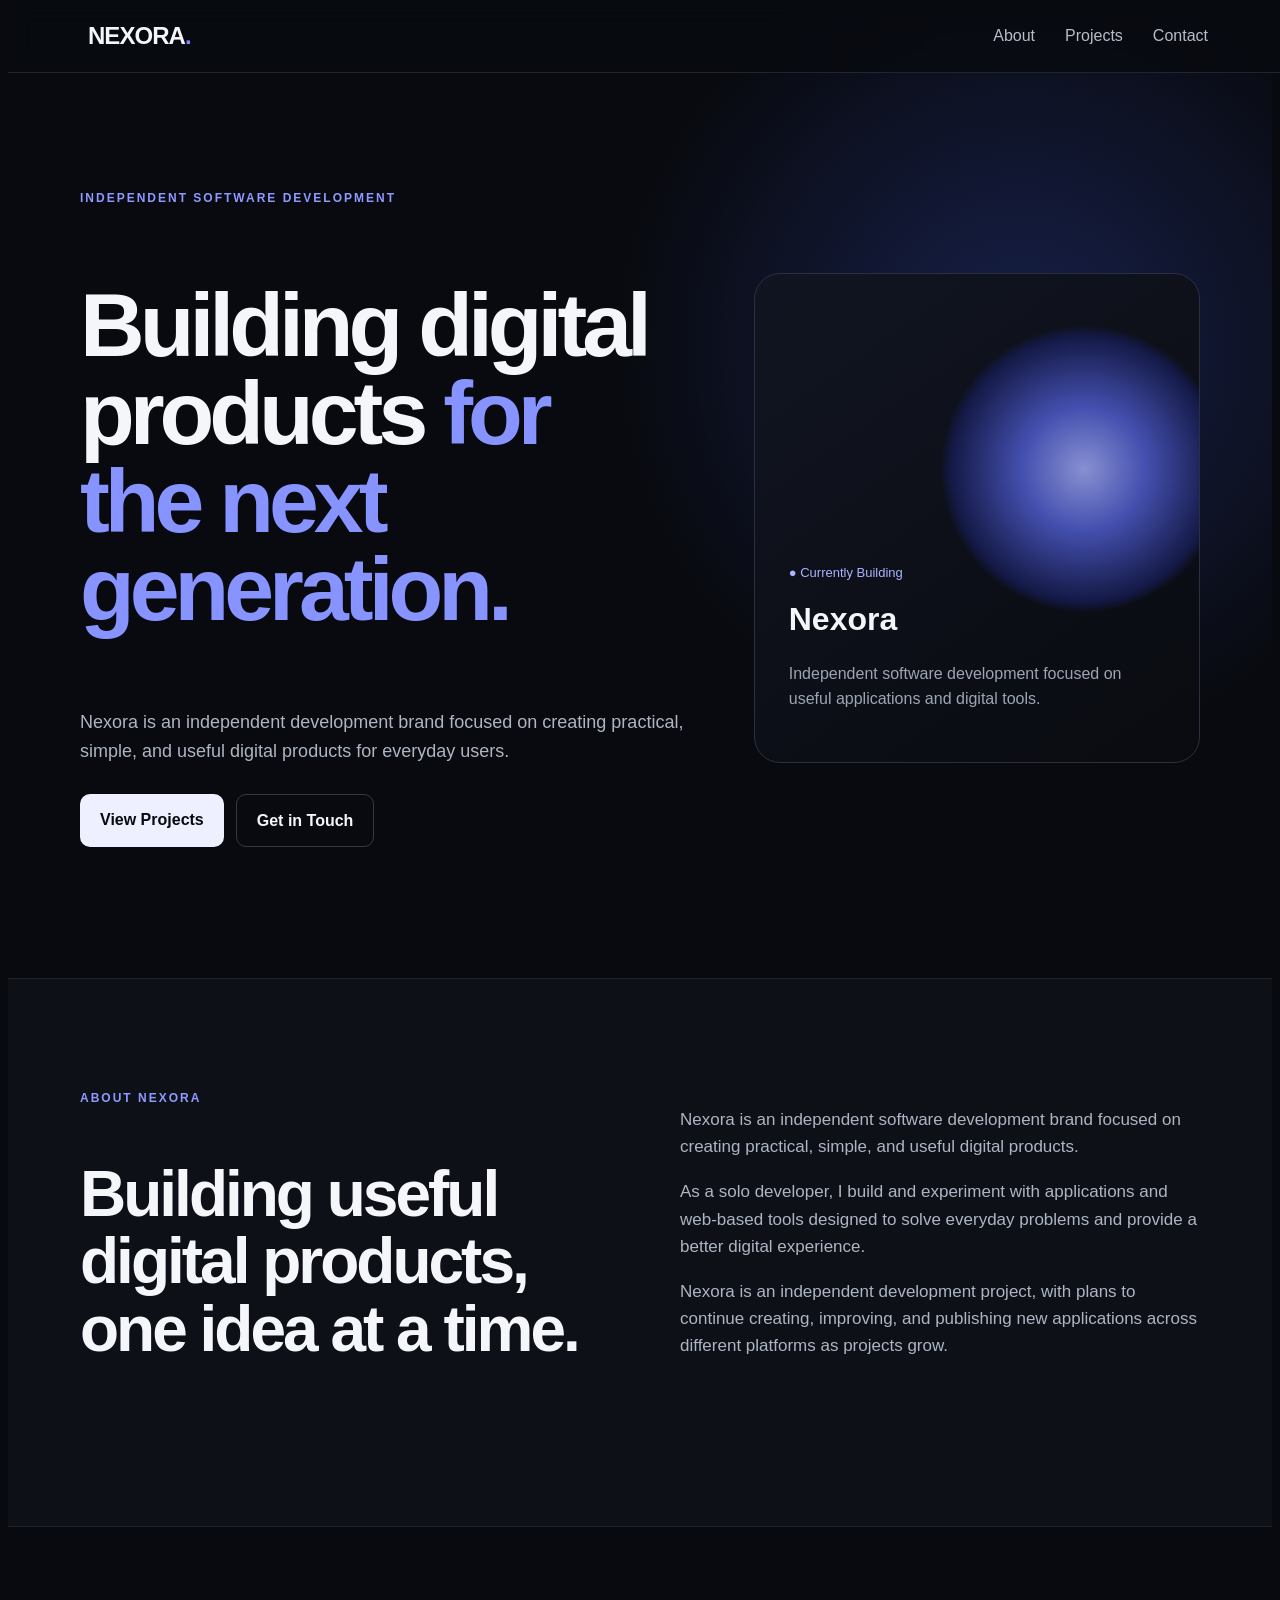
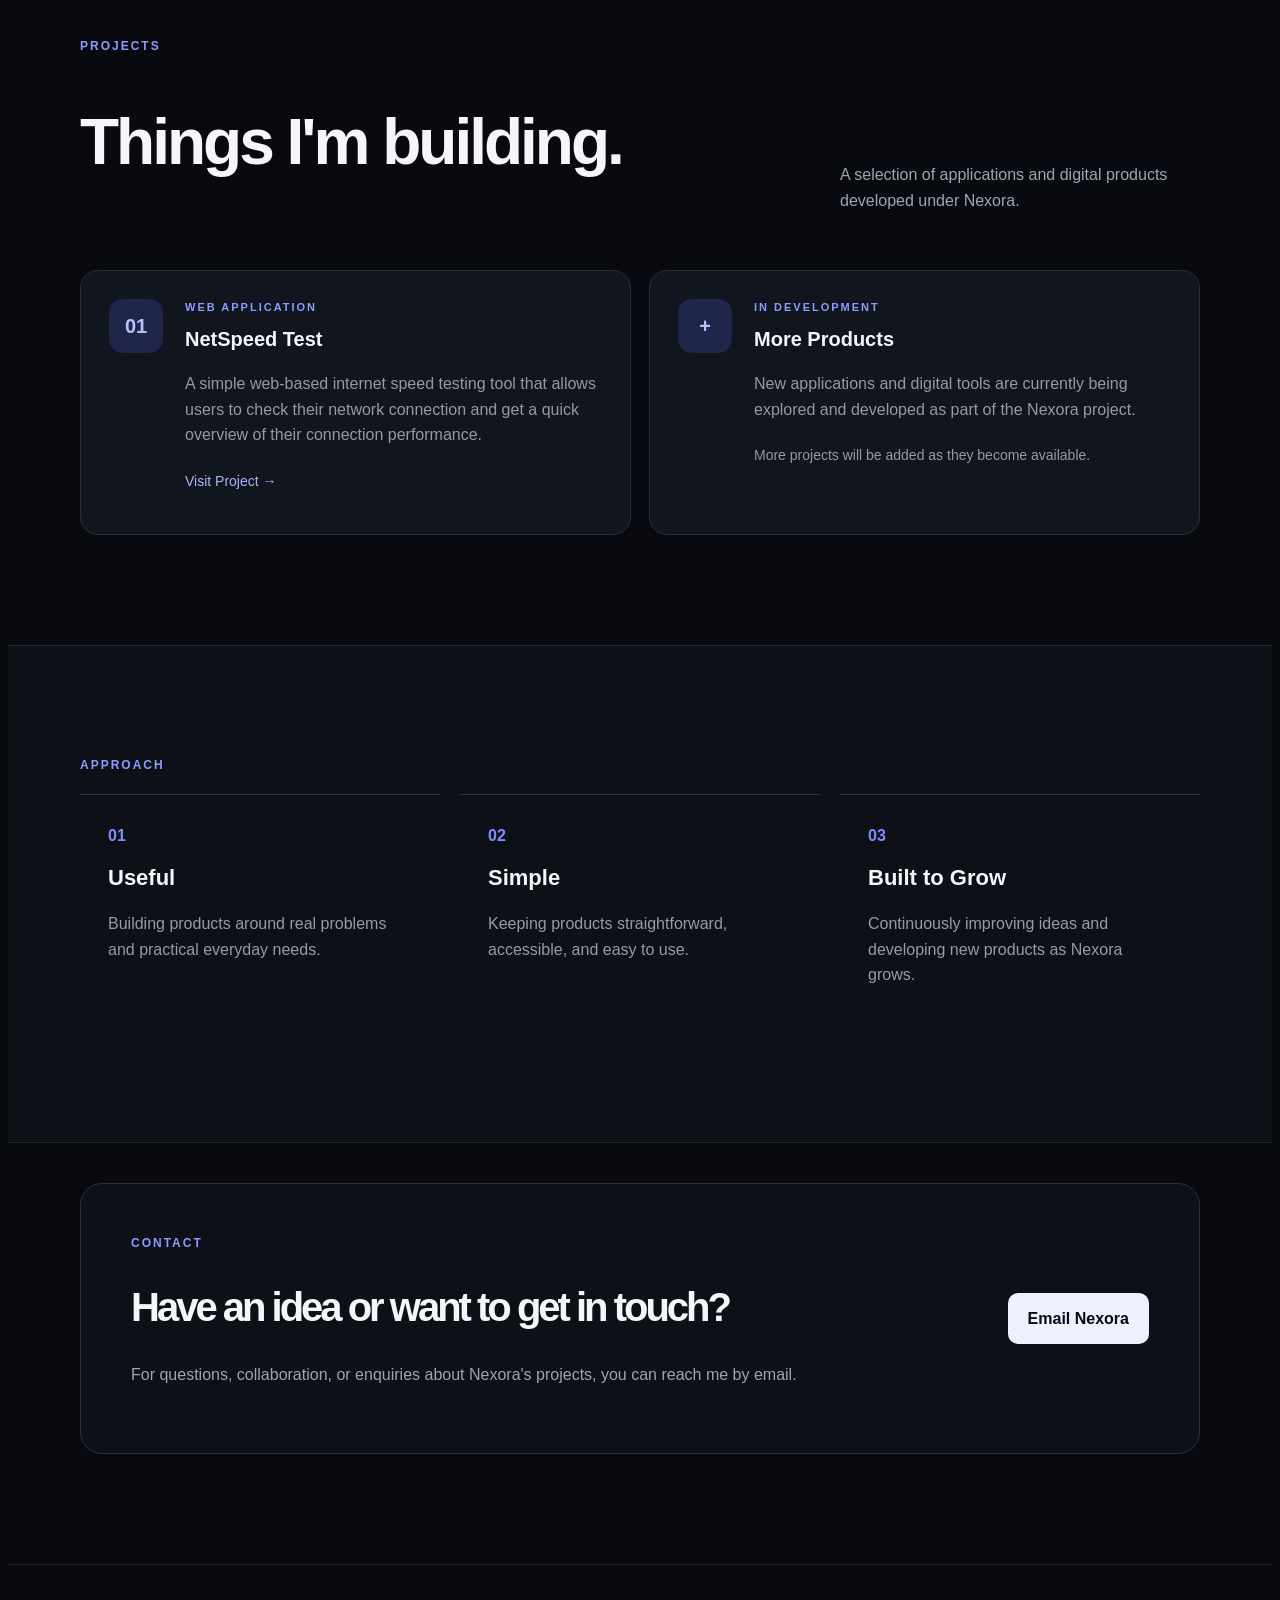
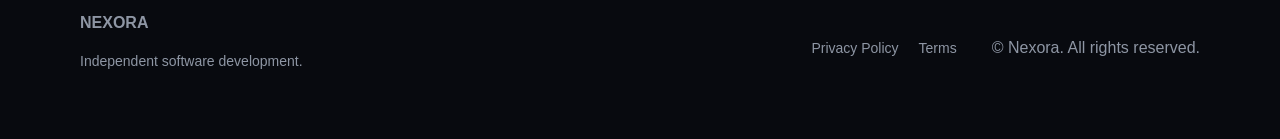
<file: index.html>
<!DOCTYPE html>
<html lang="en">
<head>
  <meta charset="UTF-8">
  <meta name="viewport" content="width=device-width, initial-scale=1.0">

  <title>Nexora — Independent Software Development</title>

  <meta
    name="description"
    content="Nexora is an independent software development brand building practical and useful digital products."
  >

  <link rel="stylesheet" href="style.css">
</head>

<body>

  <!-- HEADER -->
  <header class="header">

    <div class="container nav">

      <a href="#" class="logo">
        NEXORA<span>.</span>
      </a>

      <nav class="nav-links">

        <a href="#about">About</a>

        <a href="#projects">Projects</a>

        <a href="#contact">Contact</a>

      </nav>

      <button class="menu-btn" aria-label="Open menu">
        ☰
      </button>

    </div>

  </header>


  <!-- HERO -->
  <main>

    <section class="hero">

      <div class="container hero-grid">

        <div>

          <div class="eyebrow">
            INDEPENDENT SOFTWARE DEVELOPMENT
          </div>

          <h1>
            Building digital products
            <span>for the next generation.</span>
          </h1>

          <p class="hero-text">
            Nexora is an independent development brand focused on creating
            practical, simple, and useful digital products for everyday users.
          </p>

          <div class="buttons">

            <a href="#projects" class="btn primary">
              View Projects
            </a>

            <a href="#contact" class="btn secondary">
              Get in Touch
            </a>

          </div>

        </div>


        <!-- HERO CARD -->
        <div class="hero-card">

          <div class="orb"></div>

          <div class="hero-card-content">

            <div class="status">
              ● Currently Building
            </div>

            <h2>
              Nexora
            </h2>

            <p>
              Independent software development focused on useful
              applications and digital tools.
            </p>

          </div>

        </div>

      </div>

    </section>


    <!-- ABOUT -->
    <section id="about" class="section dark">

      <div class="container split">

        <div>

          <div class="eyebrow">
            ABOUT NEXORA
          </div>

          <h2>
            Building useful digital products, one idea at a time.
          </h2>

        </div>


        <div class="about-text">

          <p>
            Nexora is an independent software development brand focused on
            creating practical, simple, and useful digital products.
          </p>

          <p>
            As a solo developer, I build and experiment with applications
            and web-based tools designed to solve everyday problems and
            provide a better digital experience.
          </p>

          <p>
            Nexora is an independent development project, with plans to
            continue creating, improving, and publishing new applications
            across different platforms as projects grow.
          </p>

        </div>

      </div>

    </section>


    <!-- PROJECTS -->
    <section id="projects" class="section">

      <div class="container">

        <div class="section-heading">

          <div>

            <div class="eyebrow">
              PROJECTS
            </div>

            <h2>
              Things I'm building.
            </h2>

          </div>

          <p>
            A selection of applications and digital products developed
            under Nexora.
          </p>

        </div>


        <div class="projects">


          <!-- PROJECT 01 -->
          <div class="project">

            <div class="project-icon">
              01
            </div>

            <div>

              <div class="tag">
                WEB APPLICATION
              </div>

              <h3>
                NetSpeed Test
              </h3>

              <p>
                A simple web-based internet speed testing tool that allows
                users to check their network connection and get a quick
                overview of their connection performance.
              </p>

              <p class="note">

                <a
                  href="https://netspeed-test.netlify.app/"
                  target="_blank"
                  rel="noopener noreferrer"
                  style="color:#aab3ff;"
                >
                  Visit Project →
                </a>

              </p>

            </div>

          </div>


          <!-- FUTURE PROJECT -->
          <div class="project">

            <div class="project-icon">
              +
            </div>

            <div>

              <div class="tag">
                IN DEVELOPMENT
              </div>

              <h3>
                More Products
              </h3>

              <p>
                New applications and digital tools are currently being
                explored and developed as part of the Nexora project.
              </p>

              <p class="note">
                More projects will be added as they become available.
              </p>

            </div>

          </div>


        </div>

      </div>

    </section>


    <!-- FEATURES -->
    <section class="section dark">

      <div class="container">

        <div class="eyebrow">
          APPROACH
        </div>


        <div class="features">

          <div>

            <strong>
              01
            </strong>

            <h3>
              Useful
            </h3>

            <p>
              Building products around real problems and practical
              everyday needs.
            </p>

          </div>


          <div>

            <strong>
              02
            </strong>

            <h3>
              Simple
            </h3>

            <p>
              Keeping products straightforward, accessible, and easy
              to use.
            </p>

          </div>


          <div>

            <strong>
              03
            </strong>

            <h3>
              Built to Grow
            </h3>

            <p>
              Continuously improving ideas and developing new products
              as Nexora grows.
            </p>

          </div>

        </div>

      </div>

    </section>


    <!-- CONTACT -->
    <section id="contact" class="section contact">

      <div class="container">

        <div class="contact-box">

          <div>

            <div class="eyebrow">
              CONTACT
            </div>

            <h2>
              Have an idea or want to get in touch?
            </h2>

            <p>
              For questions, collaboration, or enquiries about Nexora's
              projects, you can reach me by email.
            </p>

          </div>


          <a
            href="mailto:novalabs.hello@gmail.com"
            class="btn primary"
          >
            Email Nexora
          </a>

        </div>

      </div>

    </section>

  </main>


  <!-- FOOTER -->
  <footer>

    <div class="container footer">

      <div>

        <strong>
          NEXORA
        </strong>

        <p>
          Independent software development.
        </p>

      </div>


      <div class="footer-links">

        <a href="privacy.html">
          Privacy Policy
        </a>

        <a href="terms.html">
          Terms
        </a>

      </div>


      <div>

        © <span id="year"></span> Nexora. All rights reserved.

      </div>

    </div>

  </footer>


  <script src="script.js"></script>

</body>
</html>
</file>
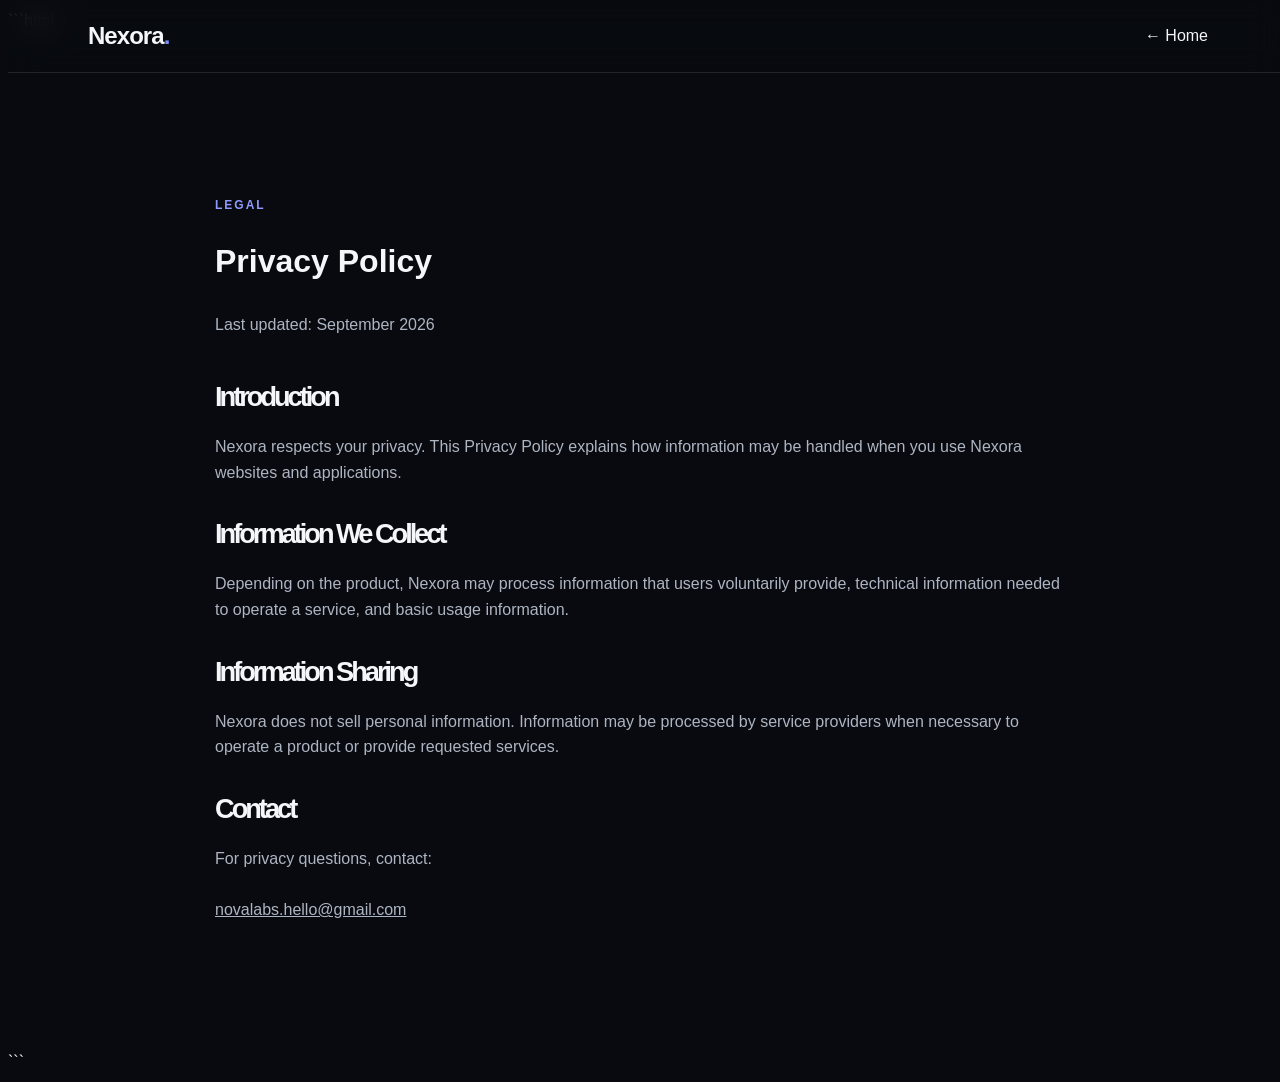
<file: privacy.html>
```html
<!DOCTYPE html>
<html lang="en">

<head>

<meta charset="UTF-8">

<meta
  name="viewport"
  content="width=device-width, initial-scale=1.0"
>

<title>Privacy Policy — Nexora</title>

<link rel="stylesheet" href="style.css">

</head>

<body>

<header class="header">

<nav class="nav container">

<a href="index.html" class="logo">
Nexora<span>.</span>
</a>

<a href="index.html">
← Home
</a>

</nav>

</header>


<main class="section" style="padding-top:150px">

<div
class="container"
style="max-width:850px"
>

<p class="eyebrow">
LEGAL
</p>

<h1>
Privacy Policy
</h1>

<p style="color:#aeb5c2;margin-top:25px">
Last updated: September 2026
</p>


<h2 style="font-size:1.7rem;margin-top:45px">
Introduction
</h2>

<p style="color:#aeb5c2;margin-top:12px">

Nexora respects your privacy.

This Privacy Policy explains how information
may be handled when you use Nexora websites
and applications.

</p>


<h2 style="font-size:1.7rem;margin-top:35px">
Information We Collect
</h2>

<p style="color:#aeb5c2;margin-top:12px">

Depending on the product, Nexora may process
information that users voluntarily provide,
technical information needed to operate a
service, and basic usage information.

</p>


<h2 style="font-size:1.7rem;margin-top:35px">
Information Sharing
</h2>

<p style="color:#aeb5c2;margin-top:12px">

Nexora does not sell personal information.

Information may be processed by service
providers when necessary to operate a product
or provide requested services.

</p>


<h2 style="font-size:1.7rem;margin-top:35px">
Contact
</h2>

<p style="color:#aeb5c2;margin-top:12px">

For privacy questions, contact:

<br><br>

<a
href="mailto:novalabs.hello@gmail.com"
style="text-decoration:underline"
>
novalabs.hello@gmail.com
</a>

</p>

</div>

</main>

</body>
</html>
```
</file>
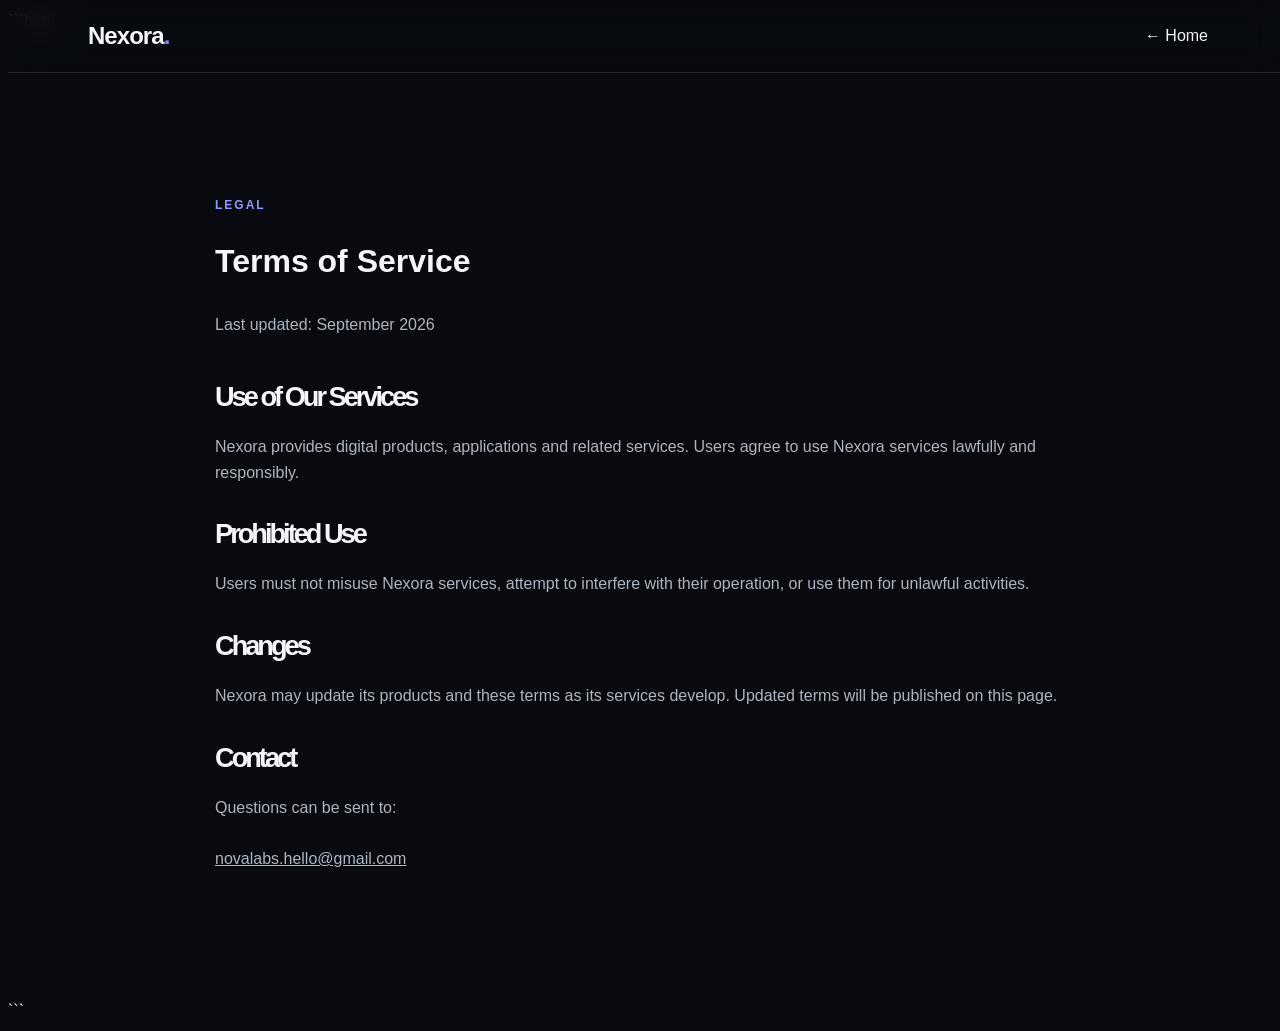
<file: terms.html>
```html
<!DOCTYPE html>
<html lang="en">

<head>

<meta charset="UTF-8">

<meta
  name="viewport"
  content="width=device-width, initial-scale=1.0"
>

<title>Terms of Service — Nexora</title>

<link rel="stylesheet" href="style.css">

</head>

<body>

<header class="header">

<nav class="nav container">

<a href="index.html" class="logo">
Nexora<span>.</span>
</a>

<a href="index.html">
← Home
</a>

</nav>

</header>


<main class="section" style="padding-top:150px">

<div
class="container"
style="max-width:850px"
>

<p class="eyebrow">
LEGAL
</p>

<h1>
Terms of Service
</h1>

<p style="color:#aeb5c2;margin-top:25px">
Last updated: September 2026
</p>


<h2 style="font-size:1.7rem;margin-top:45px">
Use of Our Services
</h2>

<p style="color:#aeb5c2;margin-top:12px">

Nexora provides digital products,
applications and related services.

Users agree to use Nexora services lawfully
and responsibly.

</p>


<h2 style="font-size:1.7rem;margin-top:35px">
Prohibited Use
</h2>

<p style="color:#aeb5c2;margin-top:12px">

Users must not misuse Nexora services,
attempt to interfere with their operation,
or use them for unlawful activities.

</p>


<h2 style="font-size:1.7rem;margin-top:35px">
Changes
</h2>

<p style="color:#aeb5c2;margin-top:12px">

Nexora may update its products and these
terms as its services develop.

Updated terms will be published on this page.

</p>


<h2 style="font-size:1.7rem;margin-top:35px">
Contact
</h2>

<p style="color:#aeb5c2;margin-top:12px">

Questions can be sent to:

<br><br>

<a
href="mailto:novalabs.hello@gmail.com"
style="text-decoration:underline"
>
novalabs.hello@gmail.com
</a>

</p>

</div>

</main>

</body>
</html>
```
</file>
<file: style.css>
```css
* {
  box-sizing: border-box;
  margin: 0;
  padding: 0;
}

html {
  scroll-behavior: smooth;
}

body {
  font-family: Arial, Helvetica, sans-serif;
  background: #080a0f;
  color: #f4f6fa;
  line-height: 1.6;
}

a {
  color: inherit;
  text-decoration: none;
}

.container {
  width: min(1120px, 92%);
  margin: auto;
}


/* HEADER */

.header {
  position: fixed;
  top: 0;
  width: 100%;
  z-index: 100;
  background: rgba(8, 10, 15, 0.8);
  backdrop-filter: blur(14px);
  border-bottom: 1px solid #20242d;
}

.nav {
  height: 72px;
  display: flex;
  align-items: center;
  justify-content: space-between;
}

.logo {
  font-size: 1.5rem;
  font-weight: 800;
  letter-spacing: -0.04em;
}

.logo span {
  color: #7c8cff;
}

.nav-links {
  display: flex;
  gap: 30px;
  color: #b8bec9;
}

.nav-links a:hover {
  color: white;
}

.menu-btn {
  display: none;
  border: none;
  background: none;
  color: white;
  font-size: 25px;
}


/* HERO */

.hero {
  min-height: 760px;
  display: flex;
  align-items: center;
  padding: 130px 0 80px;

  background:
    radial-gradient(
      circle at 80% 35%,
      #17204a,
      transparent 34%
    );
}

.hero-grid {
  display: grid;
  grid-template-columns: 1.15fr 0.85fr;
  gap: 70px;
  align-items: center;
}

.eyebrow {
  color: #8e9aff;
  font-size: 12px;
  font-weight: 800;
  letter-spacing: 2px;
  margin-bottom: 18px;
}

.hero h1 {
  font-size: clamp(3rem, 7vw, 5.7rem);
  line-height: 0.98;
  letter-spacing: -5px;
}

.hero h1 span {
  color: #8793ff;
}

.hero-text {
  color: #aeb5c2;
  font-size: 18px;
  max-width: 620px;
  margin: 28px 0;
}

.buttons {
  display: flex;
  gap: 12px;
  flex-wrap: wrap;
}

.btn {
  display: inline-flex;
  padding: 13px 20px;
  border-radius: 10px;
  font-weight: 700;
  transition: 0.2s;
}

.btn:hover {
  transform: translateY(-2px);
}

.primary {
  background: #eef0ff;
  color: #080a0f;
}

.secondary {
  border: 1px solid #333947;
}


/* HERO CARD */

.hero-card {
  height: 420px;
  border: 1px solid #2b3040;
  border-radius: 26px;

  background:
    linear-gradient(
      145deg,
      #111521,
      #090b10
    );

  position: relative;
  overflow: hidden;

  display: flex;
  align-items: flex-end;

  padding: 34px;
}

.orb {
  position: absolute;

  width: 290px;
  height: 290px;

  border-radius: 50%;

  background:
    radial-gradient(
      circle,
      #a7b0ff,
      #5260d5 30%,
      #151b50 65%,
      transparent 70%
    );

  top: 50px;
  right: -30px;

  opacity: 0.8;
}

.hero-card-content {
  position: relative;
}

.status {
  color: #aab3ff;
  font-size: 13px;
}

.hero-card h2 {
  font-size: 32px;
  margin: 10px 0;
}

.hero-card p {
  color: #9da5b3;
}


/* SECTIONS */

.section {
  padding: 110px 0;
}

.dark {
  background: #0d1017;
  border-top: 1px solid #1e232c;
  border-bottom: 1px solid #1e232c;
}

.split {
  display: grid;
  grid-template-columns: 1fr 1fr;
  gap: 80px;
}

.section h2 {
  font-size: clamp(2.3rem, 5vw, 4rem);
  line-height: 1.05;
  letter-spacing: -3px;
}

.about-text p {
  color: #aeb5c2;
  font-size: 17px;
  margin-bottom: 18px;
}


/* PROJECTS */

.section-heading {
  display: flex;
  justify-content: space-between;
  align-items: end;
  gap: 30px;
  margin-bottom: 40px;
}

.section-heading > p {
  max-width: 360px;
  color: #9da5b3;
}

.projects {
  display: grid;
  grid-template-columns: 1fr 1fr;
  gap: 18px;
}

.project {
  display: flex;
  gap: 22px;

  padding: 28px;

  border: 1px solid #292e39;
  border-radius: 18px;

  background: #11151d;
}

.project-icon {
  min-width: 54px;
  height: 54px;

  border-radius: 14px;

  background: #20264a;
  color: #b9c0ff;

  display: grid;
  place-items: center;

  font-size: 20px;
  font-weight: 900;
}

.tag {
  color: #8f9aff;
  font-size: 11px;
  font-weight: 800;
  letter-spacing: 2px;
}

.project h3 {
  margin: 7px 0;
  font-size: 20px;
}

.project p,
.note {
  color: #929aa8;
}

.note {
  margin-top: 22px;
  font-size: 14px;
}


/* FEATURES */

.features {
  display: grid;
  grid-template-columns: repeat(3, 1fr);
  gap: 20px;
}

.features > div {
  padding: 28px;
  border-top: 1px solid #303541;
}

.features strong {
  color: #818cff;
}

.features h3 {
  margin: 12px 0 6px;
  font-size: 22px;
}

.features p {
  color: #949ca9;
}


/* CONTACT */

.contact {
  padding-top: 40px;
}

.contact-box {
  border: 1px solid #2a2f3b;
  border-radius: 22px;
  padding: 50px;

  display: flex;
  justify-content: space-between;
  align-items: center;
  gap: 30px;

  background: #0d1017;
}

.contact-box h2 {
  font-size: 40px;
}

.contact-box p:not(.eyebrow) {
  color: #9da5b3;
  margin-top: 12px;
}


/* FOOTER */

footer {
  border-top: 1px solid #20242d;
  padding: 45px 0;
  color: #8e96a4;
}

.footer {
  display: grid;
  grid-template-columns: 1fr auto auto;
  gap: 35px;
  align-items: center;
}

.footer p {
  font-size: 14px;
}

.footer-links {
  display: flex;
  gap: 20px;
  font-size: 14px;
}


/* MOBILE */

@media (max-width: 800px) {

  .nav-links {
    display: none;
  }

  .menu-btn {
    display: block;
  }

  .nav.open .nav-links {
    display: flex;

    position: absolute;

    top: 72px;
    left: 0;

    width: 100%;

    padding: 20px;

    background: #090b10;

    flex-direction: column;

    border-bottom: 1px solid #242934;
  }

  .hero {
    min-height: auto;
    padding-top: 145px;
  }

  .hero-grid,
  .split,
  .projects,
  .features,
  .footer {
    grid-template-columns: 1fr;
  }

  .hero h1 {
    letter-spacing: -3px;
  }

  .hero-card {
    height: 320px;
  }

  .section-heading {
    display: block;
  }

  .section-heading > p {
    margin-top: 15px;
  }

  .contact-box {
    display: block;
  }

  .contact-box .btn {
    margin-top: 25px;
  }

  .footer-links {
    flex-wrap: wrap;
  }

}
```
</file>
